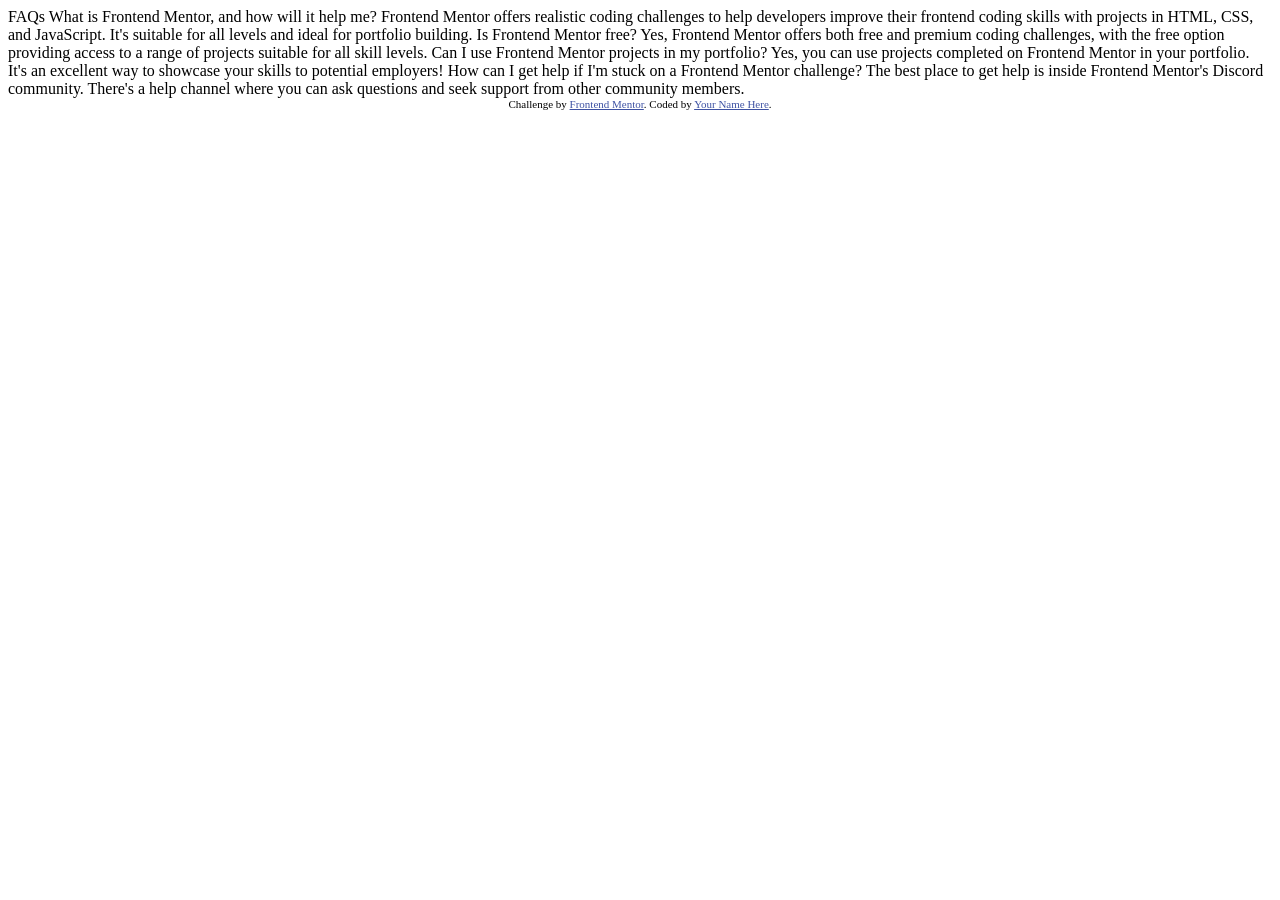
<file: faq-accordion-main/index.html>
<!DOCTYPE html>
<html lang="en">
<head>
  <meta charset="UTF-8">
  <meta name="viewport" content="width=device-width, initial-scale=1.0"> <!-- displays site properly based on user's device -->

  <link rel="icon" type="image/png" sizes="32x32" href="./assets/images/favicon-32x32.png">
  
  <title>Frontend Mentor | FAQ accordion</title>

  <!-- Feel free to remove these styles or customise in your own stylesheet 👍 -->
  <style>
    .attribution { font-size: 0.6875rem; text-align: center; }
    .attribution a { color: hsl(228, 45%, 44%); }
  </style>
</head>
<body>

  FAQs

  What is Frontend Mentor, and how will it help me?

  Frontend Mentor offers realistic coding challenges to help developers improve their 
  frontend coding skills with projects in HTML, CSS, and JavaScript. It's suitable for 
  all levels and ideal for portfolio building.

  Is Frontend Mentor free?

  Yes, Frontend Mentor offers both free and premium coding challenges, with the free 
  option providing access to a range of projects suitable for all skill levels.

  Can I use Frontend Mentor projects in my portfolio?

  Yes, you can use projects completed on Frontend Mentor in your portfolio. It's an excellent
  way to showcase your skills to potential employers!

  How can I get help if I'm stuck on a Frontend Mentor challenge?
  
  The best place to get help is inside Frontend Mentor's Discord community. There's a help 
  channel where you can ask questions and seek support from other community members.

  
  <footer class="attribution">
    Challenge by <a href="https://www.frontendmentor.io?ref=challenge">Frontend Mentor</a>. 
    Coded by <a href="#">Your Name Here</a>.
  </footer>
</body>
</html>
</file>
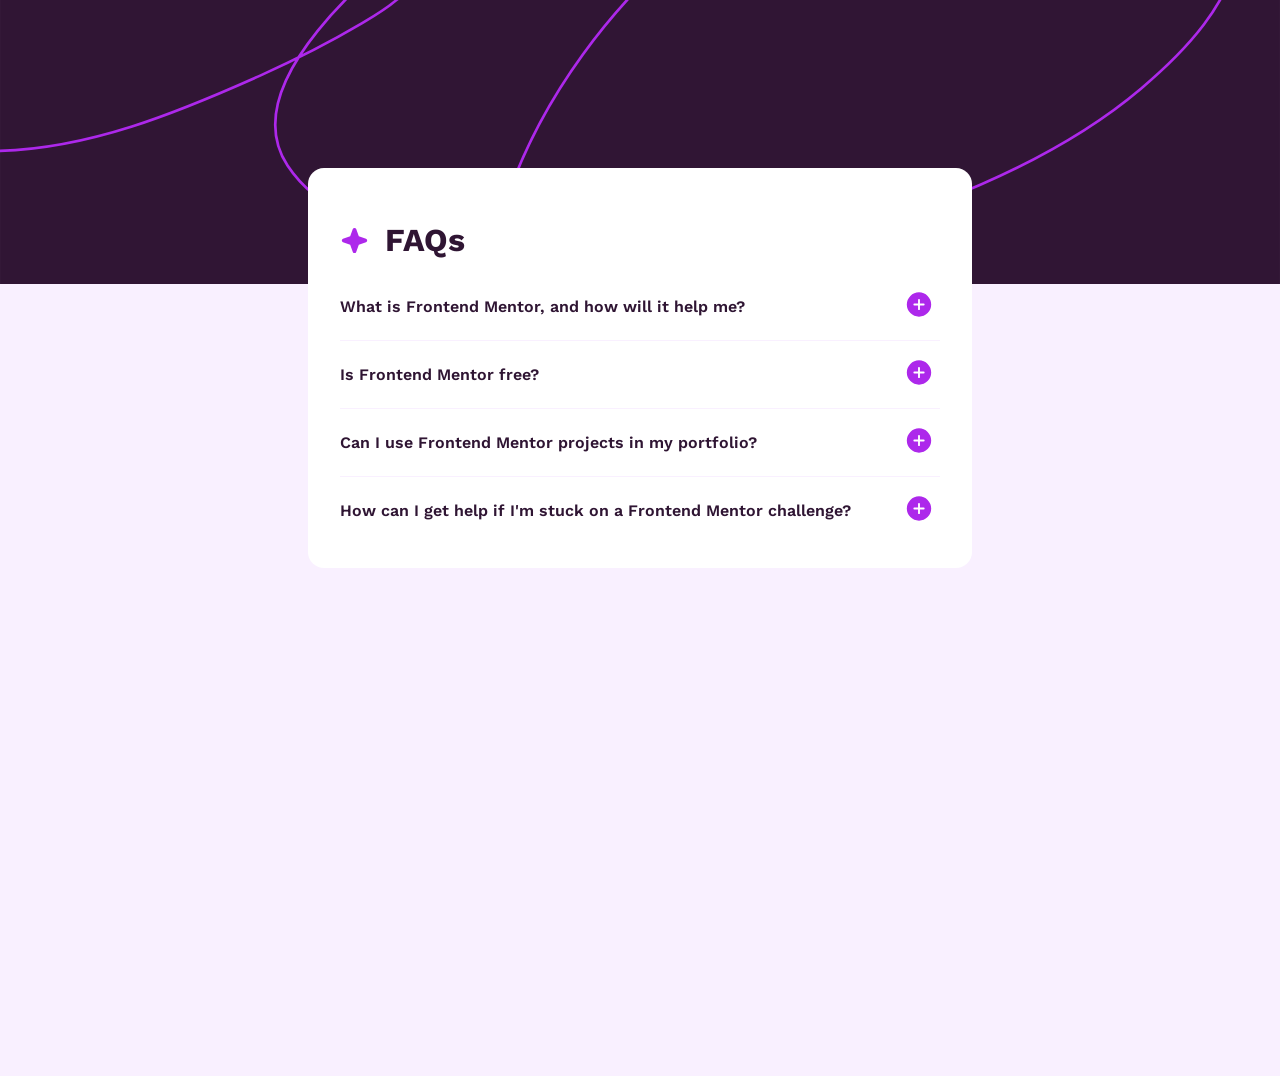
<file: faq-accordion/index.html>
<!DOCTYPE html>
<html>
    <head>
        <link rel="preconnect" href="https://fonts.googleapis.com">
        <link rel="preconnect" href="https://fonts.gstatic.com" crossorigin>
        <link href="https://fonts.googleapis.com/css2?family=Work+Sans:ital,wght@0,100..900;1,100..900&display=swap" rel="stylesheet">
        <link rel="stylesheet" href="style.css">
    </head>
    <body>
        <main class="faq-card">
            <div class = "heading">
                <img src="icon-star.svg" alt="icon-star" id="star-image">
                <h1>FAQs</h1>
            </div>
            <div class="questions">
                <div id="q1">
                    <div class="question">
                        <p>What is Frontend Mentor, and how will it help me?</p>
                        <button class="displayed"><img src="icon-plus.svg"></button>
                        <button class="hidden"><img src="icon-minus.svg"></button>
                    </div>
                    <p class="hidden answer">Frontend Mentor offers realistic coding challenges to help developers improve their frontend coding skills with projects in HTML, CSS, and JavaScript. It's suitable for all levels and ideal for portfolio building.</p>
                </div><hr>
                <div id="q2">
                    <div class="question">
                        <p>Is Frontend Mentor free?</p>
                        <button class="displayed"><img src="icon-plus.svg"></button>
                        <button class="hidden"><img src="icon-minus.svg"></button>
                    </div>
                    <p class="hidden answer">Yes, Frontend Mentor offers both free and premium coding challenges, with the free option providing access to a range of projects suitable for all skill levels.</p>
                </div><hr>
                <div id="q3">
                    <div class="question">
                        <p>Can I use Frontend Mentor projects in my portfolio?</p>
                        <button class="displayed"><img src="icon-plus.svg"></button>
                        <button class="hidden"><img src="icon-minus.svg"></button>
                    </div>
                    <p class="hidden answer">Yes, you can use projects completed on Frontend Mentor in your portfolio. It's an excellent way to showcase your skills to potential employers!</p>
                </div><hr>
                <div id="q4">
                    <div class="question">
                        <p>How can I get help if I'm stuck on a Frontend Mentor challenge?</p>
                        <button class="displayed"><img src="icon-plus.svg"></button>
                        <button class="hidden"><img src="icon-minus.svg"></button>
                    </div>
                    <p class="hidden answer">The best place to get help is inside Frontend Mentor's Discord community. There's a help channel where you can ask questions and seek support from other community members.</p>
                </div>
            </main>
            <script src="script.js"></script>
        </div>
    </body>
</html>
</file>
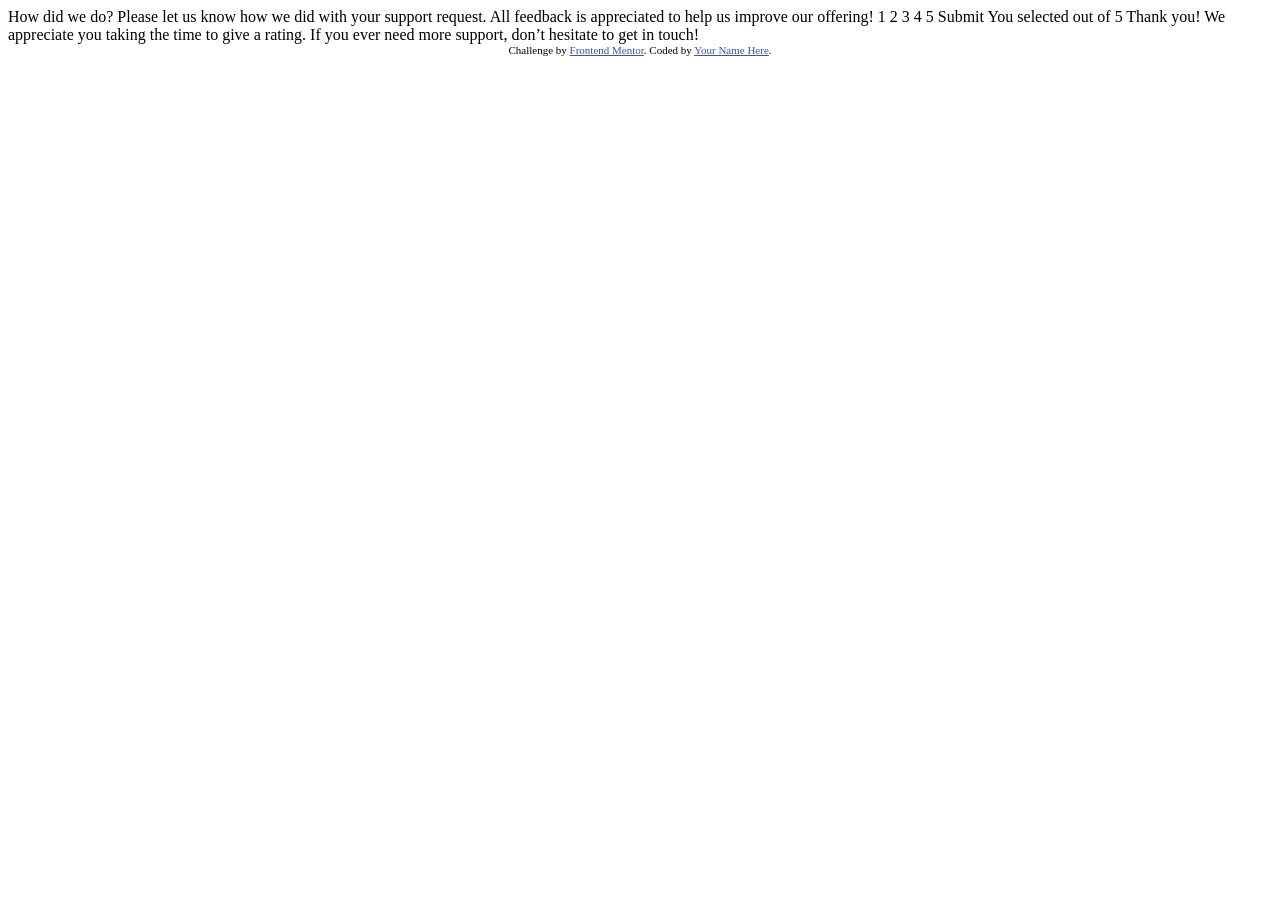
<file: interactive-rating-component-main/index.html>
<!DOCTYPE html>
<html lang="en">
<head>
  <meta charset="UTF-8">
  <meta name="viewport" content="width=device-width, initial-scale=1.0"> <!-- displays site properly based on user's device -->

  <link rel="icon" type="image/png" sizes="32x32" href="./images/favicon-32x32.png">
  
  <title>Frontend Mentor | Interactive rating component</title>

  <!-- Feel free to remove these styles or customise in your own stylesheet 👍 -->
  <style>
    .attribution { font-size: 0.6875rem; text-align: center; }
    .attribution a { color: hsl(228, 45%, 44%); }
  </style>
</head>
<body>

  <!-- Rating state start -->

  How did we do?

  Please let us know how we did with your support request. All feedback is appreciated 
  to help us improve our offering!

  1 2 3 4 5

  Submit

  <!-- Rating state end -->

  <!-- Thank you state start -->

  You selected <!-- Add rating here --> out of 5

  Thank you!

  We appreciate you taking the time to give a rating. If you ever need more support, 
  don’t hesitate to get in touch!

  <!-- Thank you state end -->

  
  <footer class="attribution">
    Challenge by <a href="https://www.frontendmentor.io?ref=challenge">Frontend Mentor</a>. 
    Coded by <a href="#">Your Name Here</a>.
  </footer>
</body>
</html>
</file>
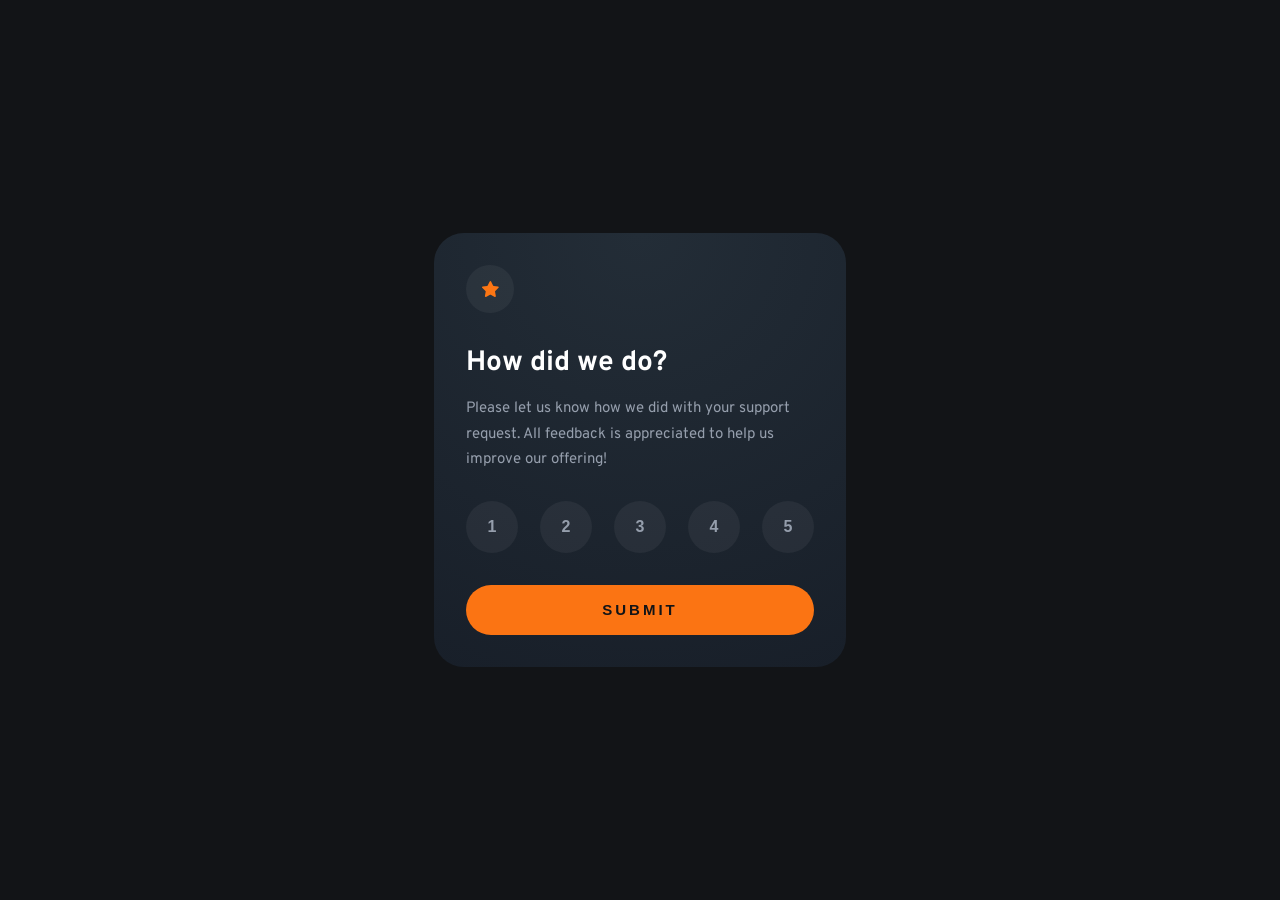
<file: interactive-rating-component/index.html>
<!DOCTYPE html>
<html lang="en">
<head>
    <meta charset="UTF-8">
    <meta
        name="viewport"
        content="width=device-width, initial-scale=1.0"
    >

    <title>Interactive Rating Component</title>

    <!-- Google Font -->
    <link rel="preconnect" href="https://fonts.googleapis.com">
    <link rel="preconnect" href="https://fonts.gstatic.com" crossorigin>

    <link
        href="https://fonts.googleapis.com/css2?family=Overpass:wght@400;700&display=swap"
        rel="stylesheet"
    >

    <link rel="stylesheet" href="style.css">
</head>

<body>

    <main>

        <!-- =========================
             Rating Card
        ========================== -->

        <section class="card rating-card" id="rating-card">

            <div class="star-box">
                <img src="icon-star.svg" alt="Star Icon">
            </div>

            <h1>How did we do?</h1>

            <p class="description">
                Please let us know how we did with your support
                request. All feedback is appreciated to help us
                improve our offering!
            </p>

            <div class="rating-buttons">

                <button class="rating-btn" data-value="1">
                    1
                </button>

                <button class="rating-btn" data-value="2">
                    2
                </button>

                <button class="rating-btn" data-value="3">
                    3
                </button>

                <button class="rating-btn" data-value="4">
                    4
                </button>

                <button class="rating-btn" data-value="5">
                    5
                </button>

            </div>

            <button id="submit-btn" class="submit-btn">
                SUBMIT
            </button>

        </section>


        <!-- =========================
             Thank You Card
        ========================== -->

        <section
            class="card thank-you-card hidden"
            id="thank-you-card"
        >

            <img
                src="illustration-thank-you.svg"
                alt="Thank You Illustration"
                class="thank-you-image"
            >

            <div class="selected-rating">
                You selected
                <span id="selected-rating">4</span>
                out of 5
            </div>

            <h2>Thank you!</h2>

            <p class="thank-you-text">
                We appreciate you taking the time to give a
                rating. If you ever need more support,
                don't hesitate to get in touch!
            </p>

        </section>

    </main>

    <script src="script.js"></script>

</body>
</html>
</file>
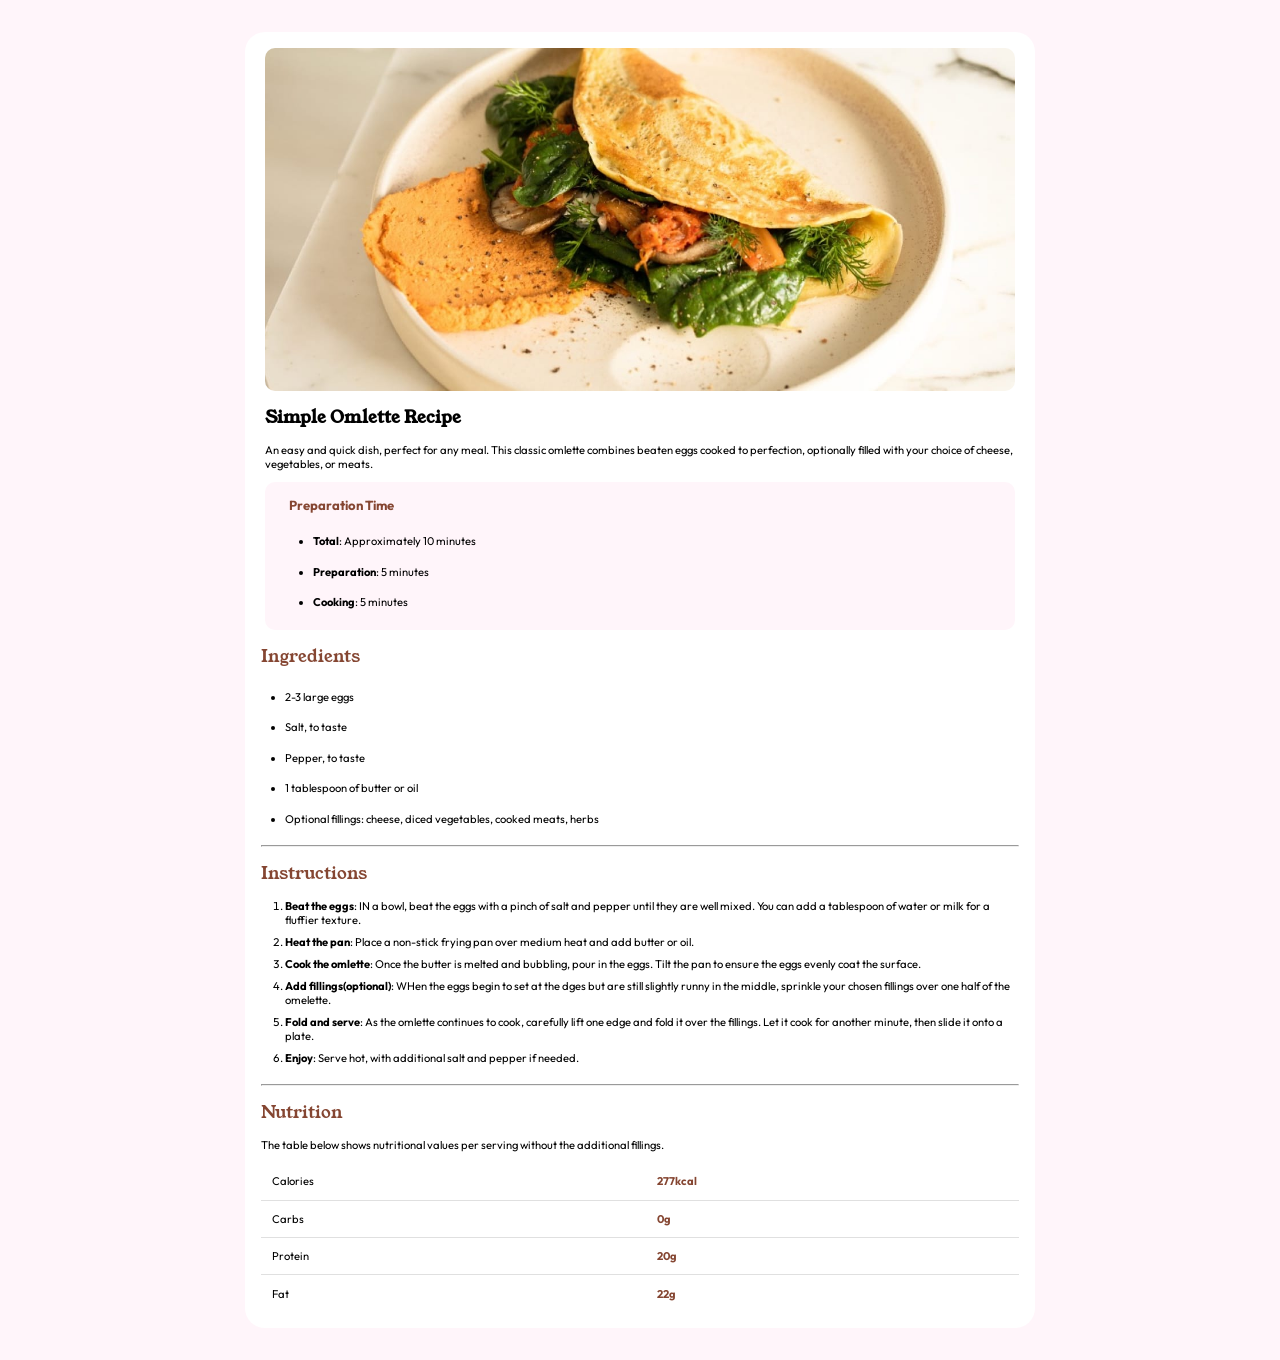
<file: My_work/index.html>
<!DOCTYPE html>
<html>
    <head>
        <link rel="preconnect" href="https://fonts.googleapis.com">
        <link rel="preconnect" href="https://fonts.gstatic.com" crossorigin>
        <link href="https://fonts.googleapis.com/css2?family=Outfit:wght@100..900&family=Young+Serif&display=swap" rel="stylesheet">
        <title>
            Simple Omlette Recipe
        </title>
        <link rel="stylesheet" href="style.css">
    </head>
    <body class = "whole_body">
        <div class = "card">
            <div class = "introduction">
                <section class = "overview">
                    <img src = "image-omelette.jpeg" alt = "Omelette" width = "400" height = "300">
                    <h1 class = "main-title">Simple Omlette Recipe</h1>
                    <p>An easy and quick dish, perfect for any meal. This classic omlette combines beaten eggs cooked to perfection, optionally filled with your choice of cheese, vegetables, or meats.</p>
                </section>
                <section class="prep">
                    <h3>Preparation Time</h3>
                <ul>
                    <li><b>Total</b>: Approximately 10 minutes</li>
                    <li><b>Preparation</b>: 5 minutes</li>
                    <li><b>Cooking</b>: 5 minutes</li>
                </ul>
                </section>
            </div>

            <div class = "ingredients">
                <h2>Ingredients</h2>
                <ul>
                    <li>2-3 large eggs</li>
                    <li>Salt, to taste</li>
                    <li>Pepper, to taste</li>
                    <li>1 tablespoon of butter or oil</li>
                    <li>Optional fillings: cheese, diced vegetables, cooked meats, herbs</li>
                </ul>
            </div><hr>

            <div class = "instructions">
                <h2>Instructions</h2>
                <ol>
                    <li><b>Beat the eggs</b>: IN a bowl, beat the eggs with a pinch of salt and pepper until they are well mixed. You can add a tablespoon of water or milk for a fluffier texture.</li>
                    <li><b>Heat the pan</b>: Place a non-stick frying pan over medium heat and add butter or oil.</li>
                    <li><b>Cook the omlette</b>: Once the butter is melted and bubbling, pour in the eggs. Tilt the pan to ensure the eggs evenly coat the surface.</li>
                    <li><b>Add fillings(optional)</b>: WHen the eggs begin to set at the dges but are still slightly runny in the middle, sprinkle your chosen fillings over one half of the omelette.</li>
                    <li><b>Fold and serve</b>: As the omlette continues to cook, carefully lift one edge and fold it over the fillings. Let it cook for another minute, then slide it onto a plate.</li>
                    <li><b>Enjoy</b>: Serve hot, with additional salt and pepper if needed.</li>
                </ol>
            </div><hr>

            <div class = "nutrition">
                <h2>Nutrition</h2>
                <p>The table below shows nutritional values per serving without the additional fillings.</p>
                <table>
                    <tr>
                        <td>Calories</td>
                        <td class = "numerical_values">277kcal</td>
                    </tr>
                    <tr>
                        <td>Carbs</td>
                        <td class = "numerical_values">0g</td>
                    </tr>
                    <tr>
                        <td>Protein</td>
                        <td class = "numerical_values">20g</td>
                    </tr>
                    <tr>
                        <td>Fat</td>
                        <td class = "numerical_values">22g</td>
                    </tr>
                </table>
            </div>
        </div>
    </body>
</html>
</file>
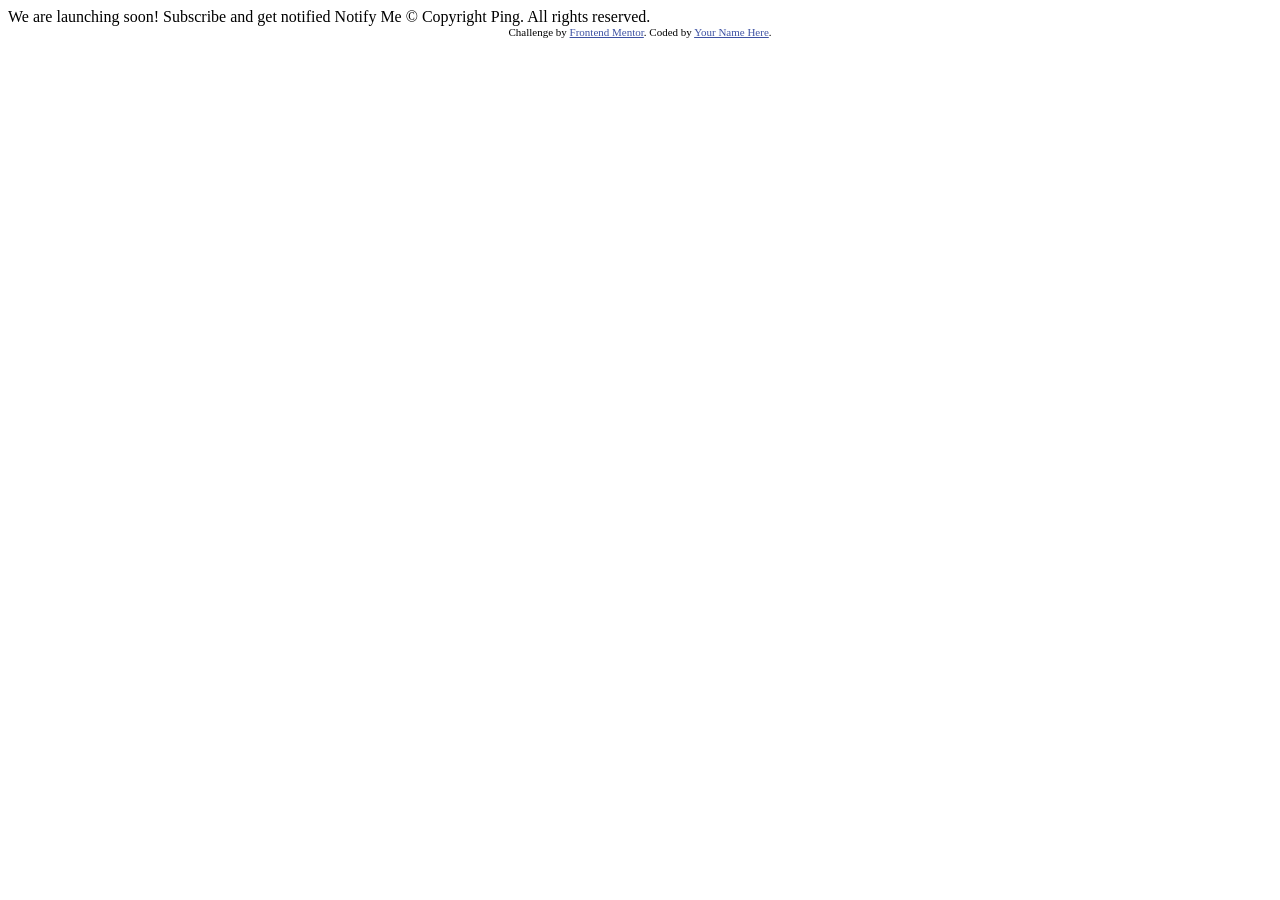
<file: ping-coming-soon-page-master/index.html>
<!DOCTYPE html>
<html lang="en">
<head>
  <meta charset="UTF-8">
  <meta name="viewport" content="width=device-width, initial-scale=1.0"> <!-- displays site properly based on user's device -->

  <link rel="icon" type="image/png" sizes="32x32" href="./images/favicon-32x32.png">
  
  <title>Frontend Mentor | Ping coming soon page</title>

  <!-- Feel free to remove these styles or customise in your own stylesheet 👍 -->
  <style>
    .attribution { font-size: 0.6875rem; text-align: center; }
    .attribution a { color: hsl(228, 45%, 44%); }
  </style>
</head>
<body>

  We are launching soon!

  Subscribe and get notified

  Notify Me

  &copy; Copyright Ping. All rights reserved.

      <footer class="attribution">
      Challenge by <a href="https://www.frontendmentor.io?ref=challenge">Frontend Mentor</a>. 
      Coded by <a href="#">Your Name Here</a>.
    </footer>
</body>
</html>
</file>
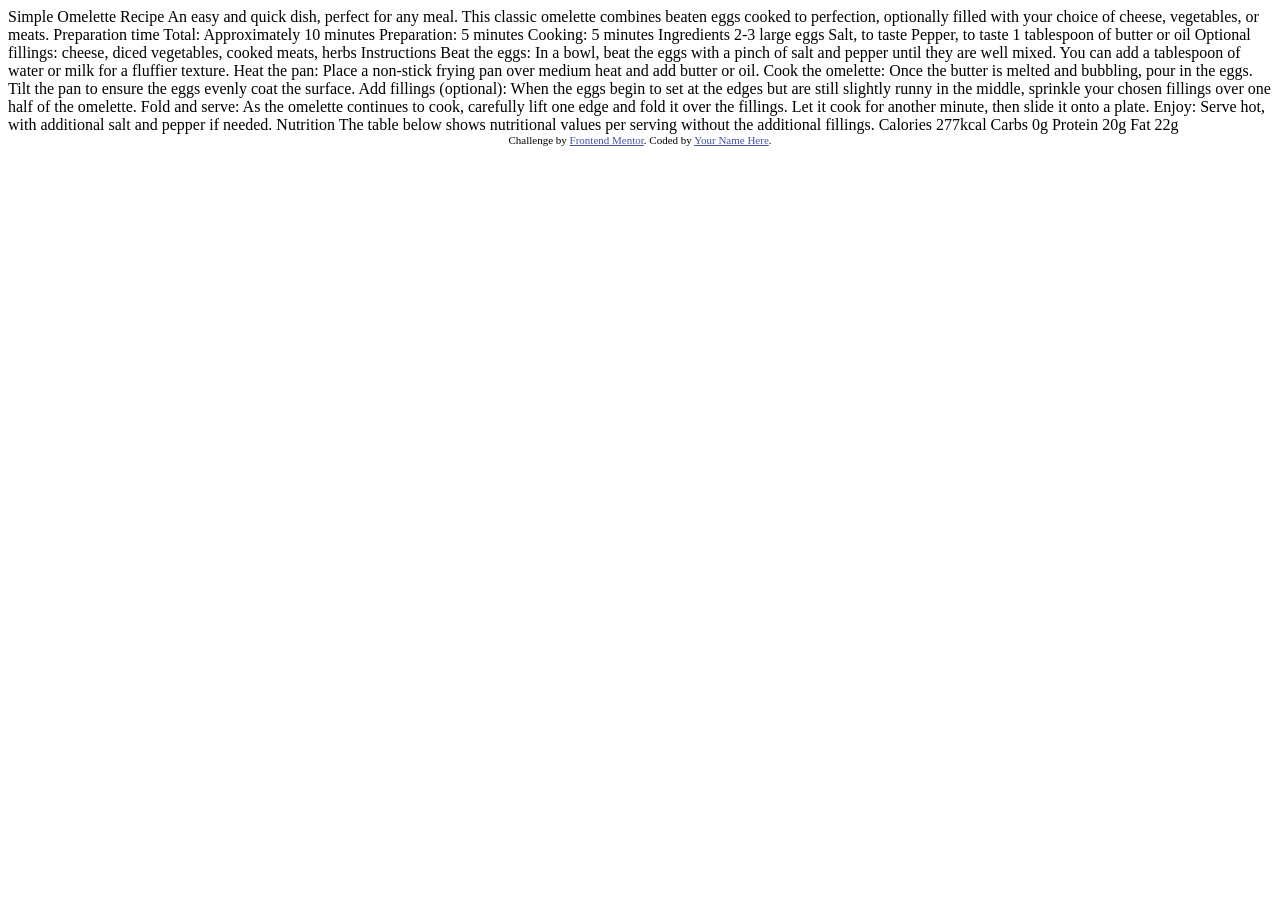
<file: recipe-page-main/index.html>
<!DOCTYPE html>
<html lang="en">
<head>
  <meta charset="UTF-8">
  <meta name="viewport" content="width=device-width, initial-scale=1.0"> <!-- displays site properly based on user's device -->

  <link rel="icon" type="image/png" sizes="32x32" href="./assets/images/favicon-32x32.png">
  
  <title>Frontend Mentor | Recipe page</title>

  <!-- Feel free to remove these styles or customise in your own stylesheet 👍 -->
  <style>
    .attribution { font-size: 0.6875rem; text-align: center; }
    .attribution a { color: hsl(228, 45%, 44%); }
  </style>
</head>
<body>

  Simple Omelette Recipe

  An easy and quick dish, perfect for any meal. This classic omelette combines beaten eggs cooked 
  to perfection, optionally filled with your choice of cheese, vegetables, or meats.

  Preparation time

  Total: Approximately 10 minutes
  Preparation: 5 minutes
  Cooking: 5 minutes

  Ingredients

  2-3 large eggs
  Salt, to taste
  Pepper, to taste
  1 tablespoon of butter or oil
  Optional fillings: cheese, diced vegetables, cooked meats, herbs

  Instructions

  Beat the eggs: In a bowl, beat the eggs with a pinch of salt and pepper until they are well mixed. 
  You can add a tablespoon of water or milk for a fluffier texture.

  Heat the pan: Place a non-stick frying pan over medium heat and add butter or oil.

  Cook the omelette: Once the butter is melted and bubbling, pour in the eggs. Tilt the pan to ensure 
  the eggs evenly coat the surface.

  Add fillings (optional): When the eggs begin to set at the edges but are still slightly runny in the 
  middle, sprinkle your chosen fillings over one half of the omelette.

  Fold and serve: As the omelette continues to cook, carefully lift one edge and fold it over the 
  fillings. Let it cook for another minute, then slide it onto a plate.

  Enjoy: Serve hot, with additional salt and pepper if needed.

  Nutrition

  The table below shows nutritional values per serving without the additional fillings.

  Calories
  277kcal

  Carbs
  0g

  Protein
  20g

  Fat
  22g
  
  <footer class="attribution">
    Challenge by <a href="https://www.frontendmentor.io?ref=challenge">Frontend Mentor</a>. 
    Coded by <a href="#">Your Name Here</a>.
  </footer>
</body>
</html>
</file>
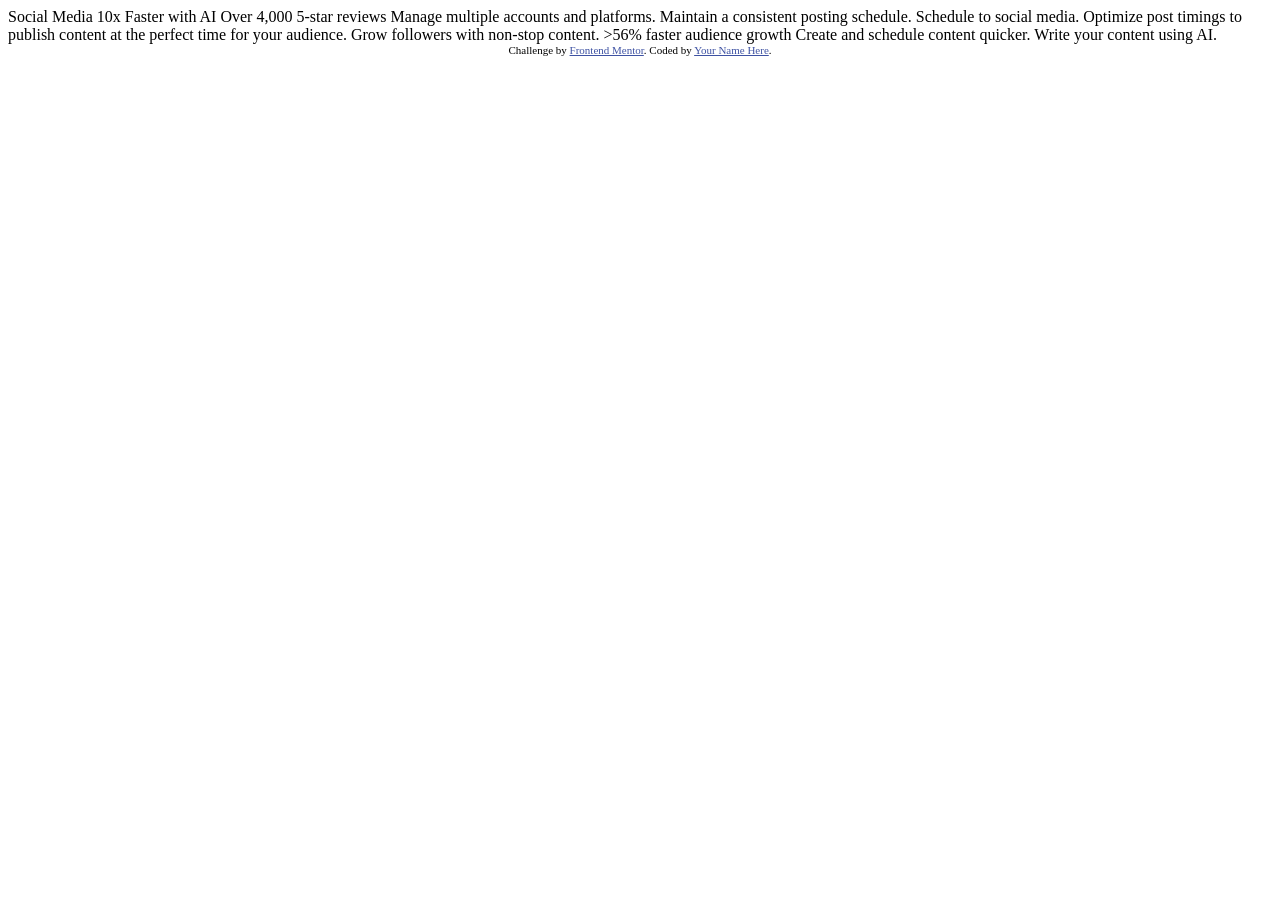
<file: bento-grid-main/bento-grid-main/index.html>
<!DOCTYPE html>
<html lang="en">
<head>
  <meta charset="UTF-8">
  <meta name="viewport" content="width=device-width, initial-scale=1.0"> <!-- displays site properly based on user's device -->

  <link rel="icon" type="image/png" sizes="32x32" href="./assets/images/favicon-32x32.png">
  
  <title>Frontend Mentor | Bento grid</title>

  <!-- Feel free to remove these styles or customise in your own stylesheet 👍 -->
  <style>
    .attribution { font-size: 0.6875rem; text-align: center; }
    .attribution a { color: hsl(228, 45%, 44%); }
  </style>
</head>
<body>

  Social Media 10x Faster with AI
  Over 4,000 5-star reviews

  Manage multiple accounts and platforms.

  Maintain a consistent posting schedule.

  Schedule to social media.
  Optimize post timings to publish content at the perfect time for your audience.
  
  Grow followers with non-stop content.

  >56% faster audience growth
  
  Create and schedule content quicker.

  Write your content using AI.
  
  <footer class="attribution">
    Challenge by <a href="https://www.frontendmentor.io?ref=challenge">Frontend Mentor</a>. 
    Coded by <a href="#">Your Name Here</a>.
  </footer>
</body>
</html>
</file>
<file: faq-accordion/style.css>
* {
    font-family: "Work Sans", sans-serif;
    color: hsl(292, 42%, 14%);
}

body {
    background-image: url(background-pattern-desktop.svg);
    background-size: 100% auto;
    background-repeat: no-repeat;
    background-position: top center;
    background-color: hsl(275, 100%, 97%);
    
    display: flex;
    justify-content: center;
    
    /* THE FIX IS HERE */
    align-items: flex-start; /* Anchors the card to the top instead of the center */
    padding-top: 10rem; /* Pushes the card down visually so it looks centered initially */
    min-height: 100vh;
}

main {
    padding: 2rem;
    border-radius: 1rem;
    background-color: white;
    width: 600px;
}

hr {
  border: 0;                
  border-top: 0.1rcap solid hsl(275, 100%, 97%);
}   

.heading {
    display: flex;
    font-weight: 700;
    box-sizing: content-box;
    gap: 1rem;
}

#star-image {
    width: 1.8rem;
}

.question {
    display: flex;
    justify-content: space-between;
    font-weight: 600;
}

.question p:hover {
    color: #AD28EB;
}

.hidden {
    display: none;
}

button {
    border: none;
    background: none;
}

.answer {
    color: hsl(292, 16%, 49%);
}

@media (max-width: 600px) {
    body {
        background-image: url(background-pattern-mobile.svg);
        /* Adjust padding or alignment for mobile screens if needed */
        padding: 1.5rem;
    }

    main {
        width: 100%;
        padding: 1.5rem;
        font-size: 0.7rem;
    }
}
</file>
<file: interactive-rating-component/style.css>
/* ===========================
   RESET
=========================== */

* {
    margin: 0;
    padding: 0;
    box-sizing: border-box;
}

:root {

    /* Colors */

    --Orange: hsl(25, 97%, 53%);
    --White: hsl(0, 0%, 100%);
    --Light-Grey: hsl(217, 12%, 63%);
    --Medium-Grey: hsl(216, 12%, 54%);
    --Dark-Blue: hsl(213, 19%, 18%);
    --Very-Dark-Blue: hsl(216, 12%, 8%);
    --Card-Top: hsl(213, 23%, 20%);
    --Card-Bottom: hsl(216, 24%, 12%);
}

body {

    font-family: "Overpass", sans-serif;
    background: var(--Very-Dark-Blue);

    display: flex;
    justify-content: center;
    align-items: center;

    min-height: 100vh;

    color: white;
}

/* ===========================
   CARD
=========================== */

.card {

    width: 412px;

    background: radial-gradient(
        circle at top,
        #232d37,
        #181f29
    );

    border-radius: 30px;

    padding: 32px;

}

/* ===========================
   STAR ICON
=========================== */

.star-box {

    width: 48px;
    height: 48px;

    border-radius: 50%;

    background: rgba(255,255,255,.05);

    display: flex;
    justify-content: center;
    align-items: center;

    margin-bottom: 32px;
}

.star-box img{
    width:17px;
}

/* ===========================
   TYPOGRAPHY
=========================== */

h1,
h2{

    font-size:28px;
    font-weight:700;
    margin-bottom:15px;
}

.description,
.thank-you-text{

    color:var(--Light-Grey);

    line-height:1.7;
    font-size:15px;
}

/* ===========================
   RATING BUTTONS
=========================== */

.rating-buttons{

    display:flex;
    justify-content:space-between;

    margin:28px 0 32px;
}

.rating-btn{

    width:52px;
    height:52px;

    border:none;
    border-radius:50%;

    background:rgba(255,255,255,.05);

    color:var(--Light-Grey);

    font-weight:700;
    font-size:16px;

    cursor:pointer;

    transition:.25s;
}

.rating-btn:hover{

    background:var(--Orange);
    color:white;
}

.rating-btn.active{

    background:white;
    color:var(--Dark-Blue);
}

/* ===========================
   SUBMIT BUTTON
=========================== */

.submit-btn{

    width:100%;
    height:50px;

    border:none;
    border-radius:30px;

    background:var(--Orange);

    color:var(--Very-Dark-Blue);

    font-size:15px;
    font-weight:700;

    letter-spacing:3px;

    cursor:pointer;

    transition:.25s;
}

.submit-btn:hover{

    background:white;
}

/* ===========================
   THANK YOU
=========================== */

.thank-you-card{

    text-align:center;
}

.thank-you-image{

    display:block;

    width:165px;

    margin:8px auto 32px;
}

.selected-rating{

    display:inline-block;

    padding:9px 18px;

    border-radius:20px;

    background:rgba(255,255,255,.05);

    color:var(--Orange);

    font-size:15px;

    margin-bottom:34px;
}

.thank-you-text{

    margin-top:16px;
}

/* ===========================
   UTILITIES
=========================== */

.hidden{
    display:none;
}

/* ===========================
   MOBILE
=========================== */

@media (max-width:480px){

    .card{

        width:327px;

        padding:24px;
        border-radius:20px;
    }

    .star-box{

        width:42px;
        height:42px;

        margin-bottom:24px;
    }

    h1,
    h2{

        font-size:24px;
        margin-bottom:15px;
    }

    .description,
    .thank-you-text{

        font-size:14px;
        line-height:1.6;
    }

    .rating-buttons{

        margin:24px 0;
    }

    .rating-btn{

        width:42px;
        height:42px;

        font-size:14px;
    }

    .submit-btn{

        height:46px;
        font-size:14px;
    }

    .thank-you-image{

        width:145px;
        margin-bottom:26px;
    }

    .selected-rating{

        font-size:14px;
        padding:8px 16px;
        margin-bottom:28px;
    }

}
</file>
<file: My_work/style.css>
.main-title {
    font-family: "Young Serif", serif;
    font-weight: 700;
}

body {
    font-family: "Outfit", sans-serif;
    background-color: hsl(330, 100%, 98%);
    font-size: 0.7rem;
}

.introduction {
    width: 99%;
    height: auto;
    display: block;
    margin-left: auto;
    margin-right: auto;
}

img {
    display: block;
    width: 100%;
    height: auto;
    margin-left: auto;
    margin-right: auto;
    border-radius: 10px;
    max-width: 1440px;
}

.prep {
    display: block;
    background-color: hsl(330, 100%, 98%);
    padding-left: 1.5rem;
    padding-top: 0.1rem;
    padding-bottom: 0.1rem;
    border-radius: 10px;
}

.prep h3 {
    font-family: "Outfit", sans-serif;
    font-weight: 700;
}

ul li {
    line-height: 1.9rem;
}

ol li {
    padding-bottom: 0.5rem;
}

ul, ol {
    padding-left: 1.5rem;
    margin-left: 0;
}

h2, h3 {
    color: hsl(14, 45%, 36%);
    font-family: "Young Serif", serif;
    font-weight: 400;
}

table {
    width: 100%;
    border-collapse: collapse;
}

table tr {
    border-bottom: 1px solid #e0e0e0;
}

table tr:last-child {
    border-bottom: none;
}

table td {
    padding: 0.7rem
}

.numerical_values {
    color: hsl(14, 45%, 36%);
    font-weight: 700;
}

.card {
    width: 60%;
    margin-left: auto;
    margin-right: auto;
    background-color: hsl(0, 0%, 100%);
    margin-top: 2rem;
    margin-bottom: 2rem;
    padding: 1rem;
    border-radius: 20px;
}
</file>
